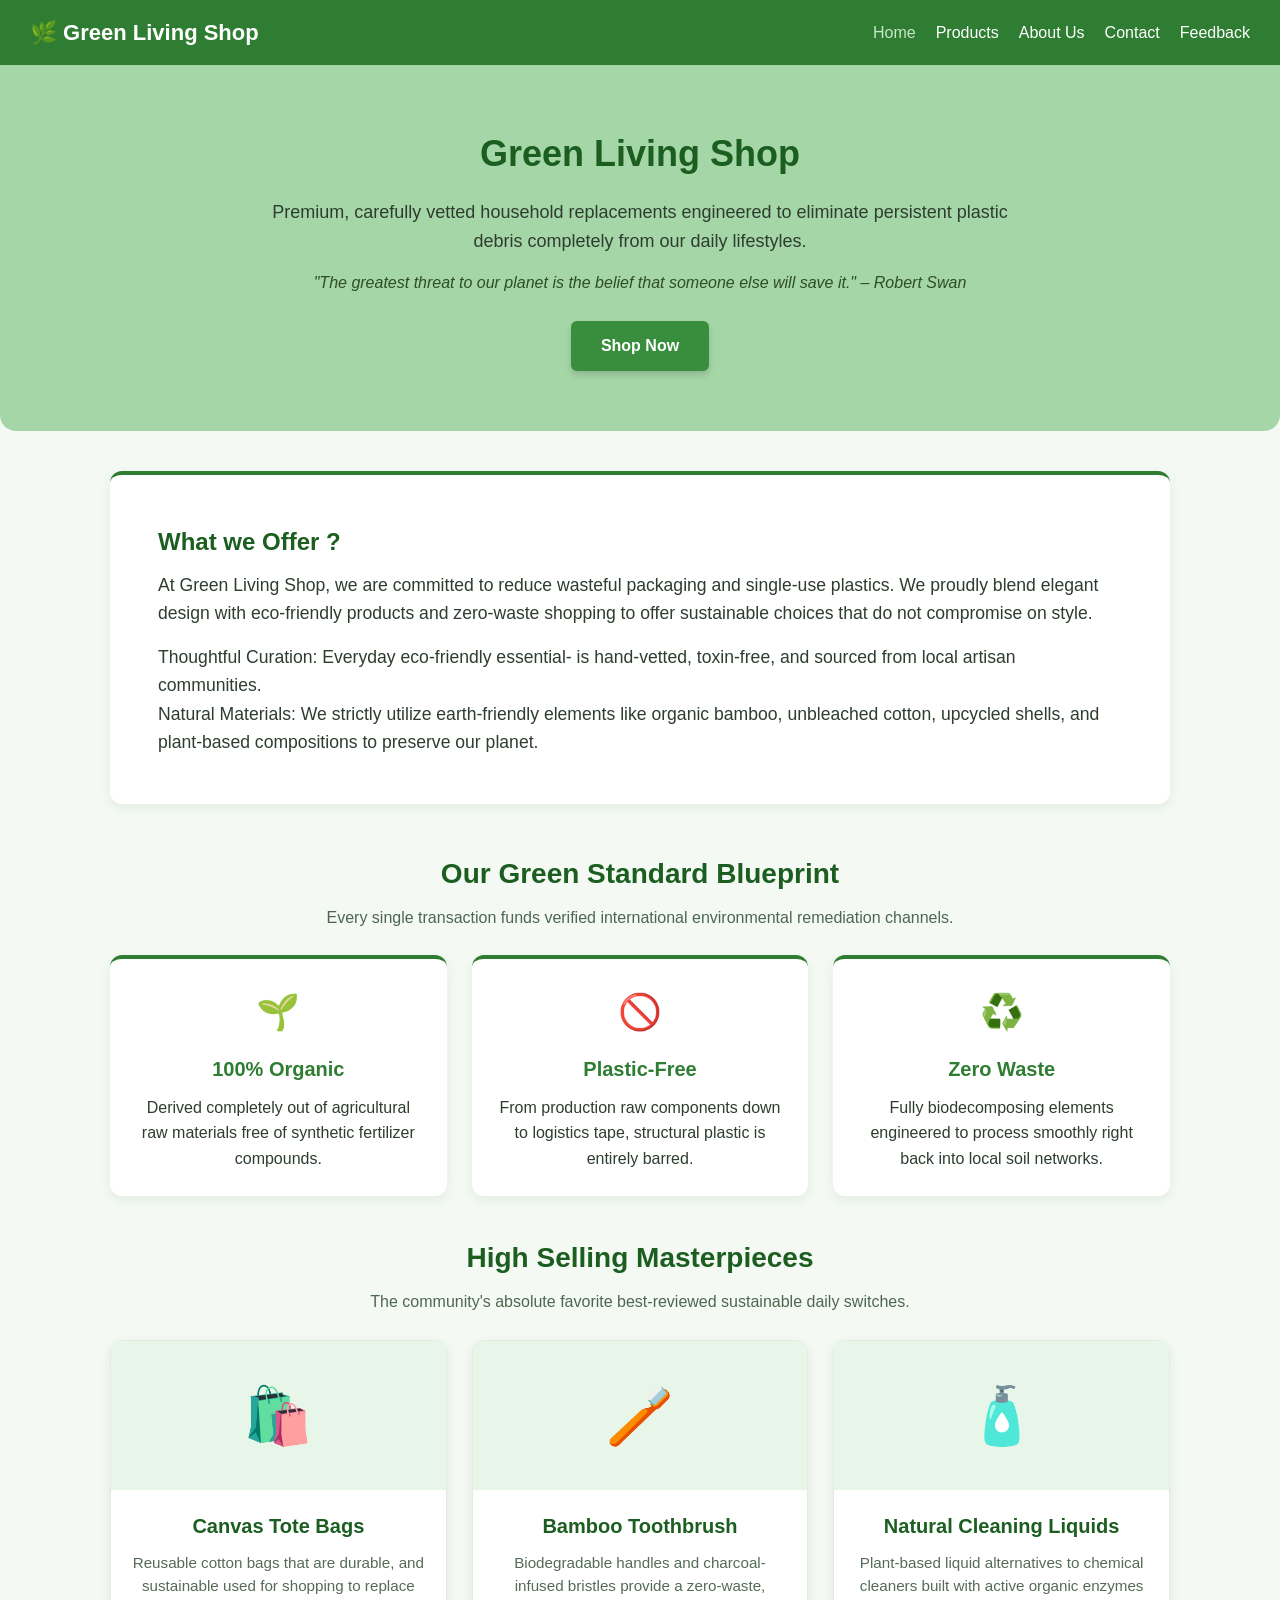
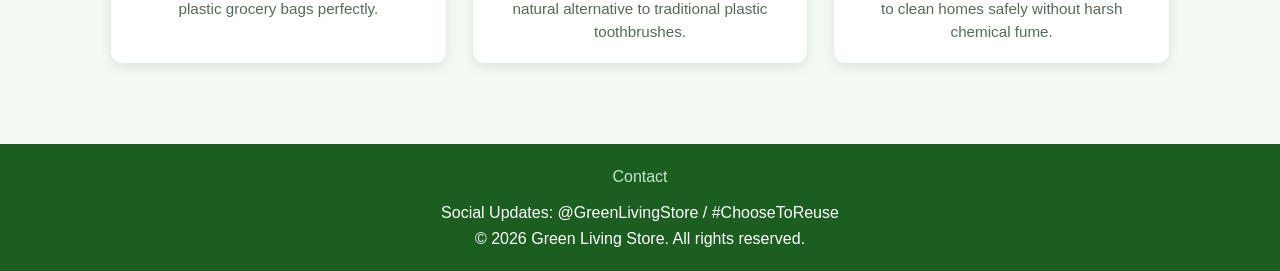
<file: index.html>
﻿<!DOCTYPE html>
<html lang="en">
<head>
    <meta charset="UTF-8">
    <meta name="viewport" content="width=device-width, initial-scale=1.0">
    <title>Home | Green Living Shop</title>
    <link rel="stylesheet" href="styles.css">
</head>
<body>
    <header>
        <div class="logo">🌿 Green Living Shop</div>
        <nav>
            <a href="index.html" class="active">Home</a>
            <a href="products.html">Products</a>
            <a href="about.html">About Us</a>
            <a href="contact.html">Contact</a>
            <a href="feedback.html">Feedback</a>
        </nav>
    </header>
    <section class="hero-banner">
        <h2>Green Living Shop</h2>
        <p class="hero-subtitle">Premium, carefully vetted household replacements engineered to eliminate persistent plastic debris completely from our daily lifestyles.</p>
        <div class="inspiration-quote">"The greatest threat to our planet is the belief that someone else will save it." – Robert Swan</div>
        <a href="products.html" class="action-cta-btn">Shop Now</a>
    </section>
    <main>
        <section class="value-proposition-grid" style="grid-template-columns: 1fr; margin-bottom: 3rem;">
            <div class="value-card" style="text-align: left; padding: 3rem;">
                <h4 style="font-size: 1.5rem; color: var(--primary-dark);">What we Offer ? </h4>
                <p style="font-size: 1.1rem; color: var(--text-main); margin-bottom: 1rem;">At Green Living Shop, we are committed to reduce wasteful packaging and single-use plastics. We proudly blend elegant design with eco-friendly products and zero-waste shopping to offer sustainable choices that do not compromise on style.</p>
                <p style="font-size: 1.1rem; color: var(--text-main);">Thoughtful Curation: Everyday eco-friendly essential- is hand-vetted, toxin-free, and sourced from local artisan communities.</p>
                <p style="font-size: 1.1rem; color: var(--text-main);">Natural Materials: We strictly utilize earth-friendly elements like organic bamboo, unbleached cotton, upcycled shells, and plant-based compositions to preserve our planet.</p>
            </div>
        </section>
        <div class="heading-wrapper">
            <h3>Our Green Standard Blueprint</h3>
            <p>Every single transaction funds verified international environmental remediation channels.</p>
        </div>
        <section class="value-proposition-grid">
            <div class="value-card">
                <div class="auto-icon">🌱 </div>
                 <h4>100% Organic</h4>
                <p>Derived completely out of agricultural raw materials free of synthetic fertilizer compounds.</p>
            </div>
            <div class="value-card">
                <div class="auto-icon">🚫 </div>
                <h4>Plastic-Free</h4>
                <p>From production raw components down to logistics tape, structural plastic is entirely barred.</p>
            </div>
            <div class="value-card">
                <div class="auto-icon">♻️ </div>
                <h4>Zero Waste</h4>
                <p>Fully biodecomposing elements engineered to process smoothly right back into local soil networks.</p>
            </div>
        </section>
        <div class="heading-wrapper">
            <h3>High Selling Masterpieces</h3>
            <p>The community's absolute favorite best-reviewed sustainable daily switches.</p>
        </div>
        <!-- Product Card 1 -->
        <section class="showcase-grid">
            <div class="showcase-card">
                <div class="image-canvas">🛍️</div>
                <div class="content-block">
                    <h4>Canvas Tote Bags</h4>
                    <p class="summary-text">Reusable cotton bags that are durable, and sustainable used for shopping to replace plastic grocery bags perfectly.</p>
                </div>
            </div>

            <!-- Product Card 2 -->
            <div class="showcase-card">
                <div class="image-canvas">🪥</div>
                <div class="content-block">
                    <h4>Bamboo Toothbrush</h4>
                    <p class="summary-text">Biodegradable handles and charcoal-infused bristles provide a zero-waste, natural alternative to traditional plastic toothbrushes.</p>
                </div>
            </div>

            <!-- Product Card 3 -->
            <div class="showcase-card">
                <div class="image-canvas">🧴</div>
                <div class="content-block">
                    <h4>Natural Cleaning Liquids</h4>
                    <p class="summary-text">Plant-based liquid alternatives to chemical cleaners built with active organic enzymes to clean homes safely without harsh chemical fume.</p>
                </div>
            </div>
        </section>
    </main>
    <footer>
        <div class="footer-container">
            <div class="footer-links">
                <a href="contact.html">Contact</a>
            </div>
            <div class="footer-socials">
                <p>Social Updates: @GreenLivingStore / #ChooseToReuse</p>
                <p>&copy; 2026 Green Living Store. All rights reserved.</p>
            </div>
        </div>
    </footer>
</body>
</html>
</file>
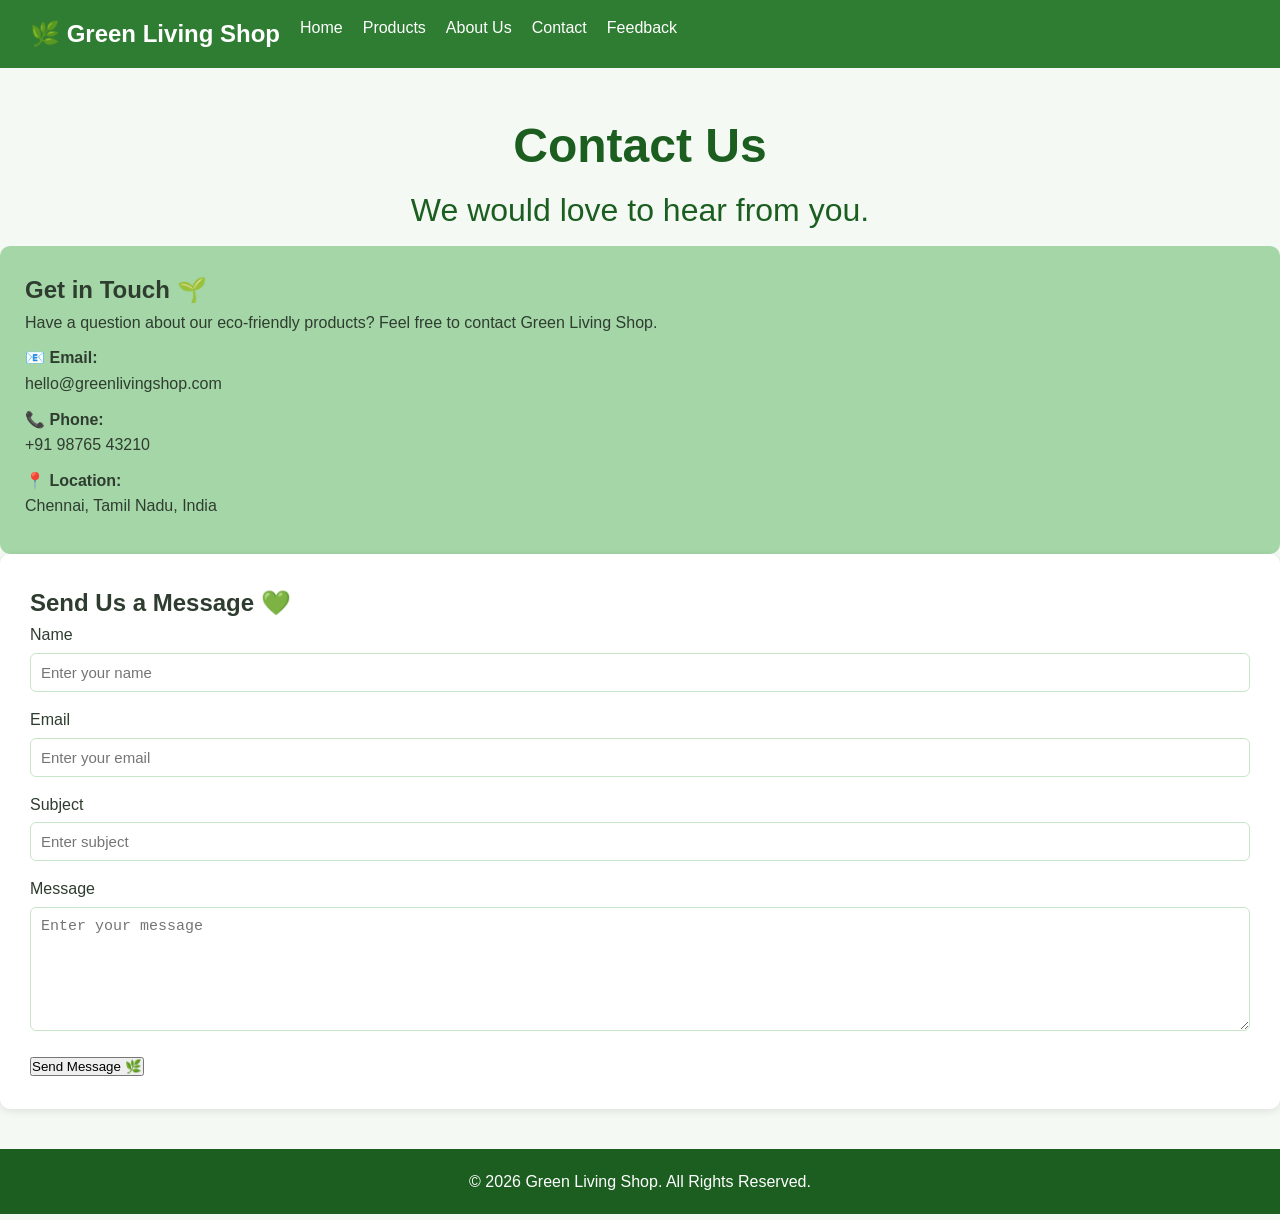
<file: contact.html>
<!DOCTYPE html>
<html lang="en">

<head>
    <meta charset="UTF-8">
    <meta name="viewport" content="width=device-width, initial-scale=1.0">

    <title>Green Living Shop - Contact</title>

    <link rel="stylesheet" href="styles.css">
</head>

<body>

    <!-- Navigation Bar -->
    <header>
        <nav>

            <h1>🌿 Green Living Shop</h1>

            <ul>
                <li><a href="index.html">Home</a></li>
                <li><a href="products.html">Products</a></li>
                <li><a href="about.html">About Us</a></li>
                <li><a href="contact.html">Contact</a></li>
		<li><a href="feedback.html">Feedback</a></li>
            </ul>

        </nav>
    </header>


    <!-- Page Heading -->
    <section class="page-title">

        <h2>Contact Us</h2>

        <p>We would love to hear from you.</p>

    </section>


    <!-- Contact Section -->
    <section class="contact-section">

        <!-- Contact Information -->
        <div class="contact-info">

            <h2>Get in Touch 🌱</h2>

            <p>
                Have a question about our eco-friendly products?
                Feel free to contact Green Living Shop.
            </p>

            <p>
                📧 <strong>Email:</strong><br>
                hello@greenlivingshop.com
            </p>

            <p>
                📞 <strong>Phone:</strong><br>
                +91 98765 43210
            </p>

            <p>
                📍 <strong>Location:</strong><br>
                Chennai, Tamil Nadu, India
            </p>

        </div>


        <!-- Contact Form -->
        <div class="contact-form">

            <h2>Send Us a Message 💚</h2>

            <form>

                <label for="name">Name</label>

                <input
                    type="text"
                    id="name"
                    name="name"
                    placeholder="Enter your name"
                    required
                >


                <label for="email">Email</label>

                <input
                    type="email"
                    id="email"
                    name="email"
                    placeholder="Enter your email"
                    required
                >


                <label for="subject">Subject</label>

                <input
                    type="text"
                    id="subject"
                    name="subject"
                    placeholder="Enter subject"
                    required
                >


                <label for="message">Message</label>

                <textarea
                    id="message"
                    name="message"
                    rows="6"
                    placeholder="Enter your message"
                    required
                ></textarea>


                <button type="submit">
                    Send Message 🌿
                </button>

            </form>

        </div>

    </section>


    <!-- Footer -->
    <footer>

        <p>
            © 2026 Green Living Shop. All Rights Reserved.
        </p>

    </footer>

</body>

</html>
</file>
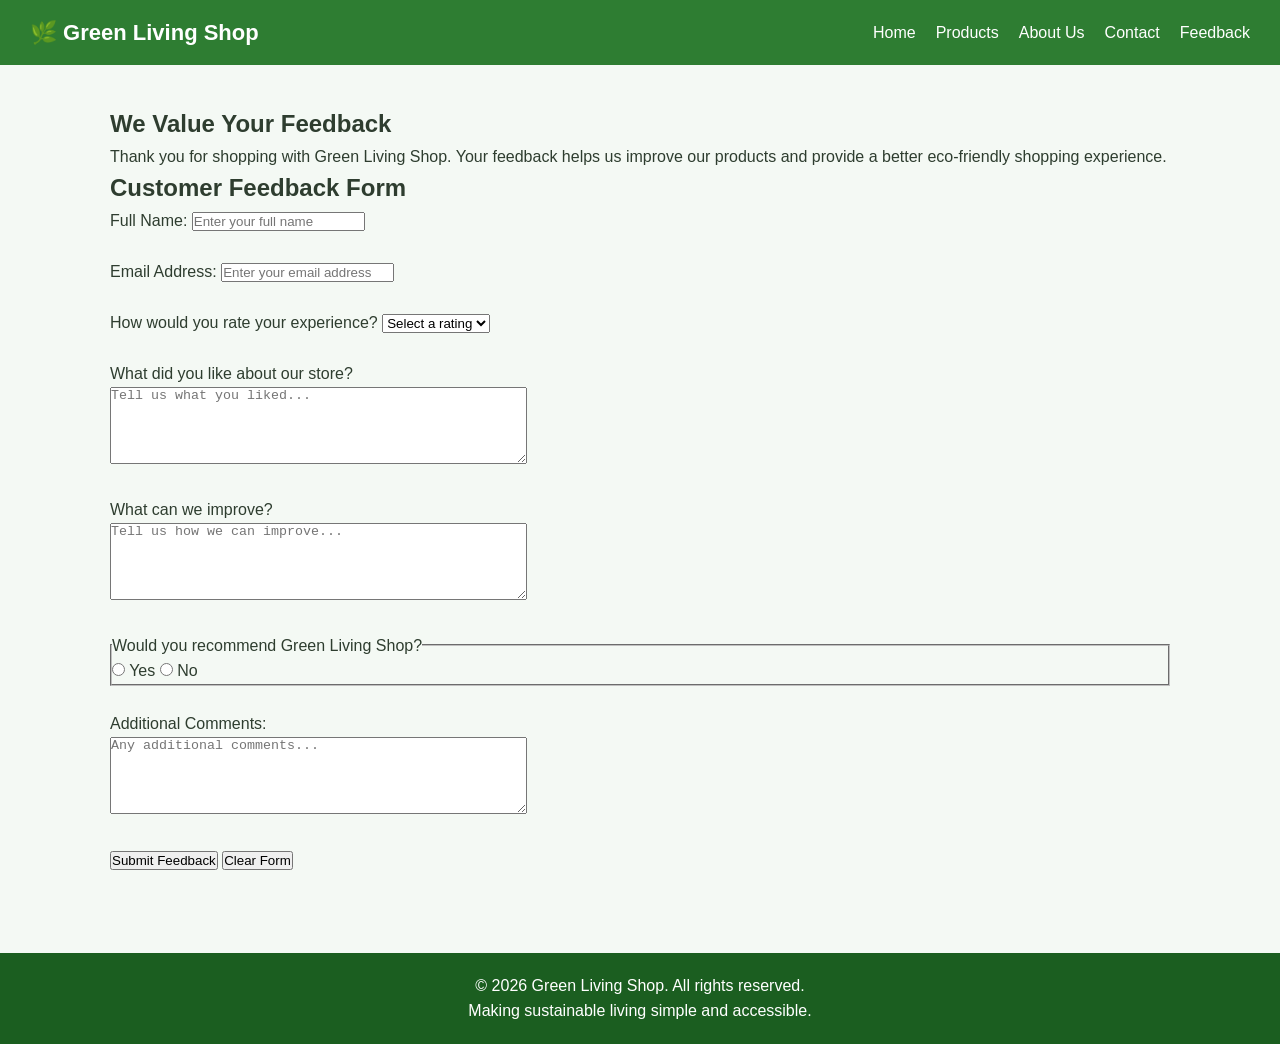
<file: feedback.html>
<!DOCTYPE html>
<html lang="en">

<head>
    <meta charset="UTF-8">
    <meta name="viewport" content="width=device-width, initial-scale=1.0">

    <title>Green Living Shop - Feedback</title>
     <link rel="stylesheet" href="styles.css">
</head>

<body>

    <header>
        <div class="logo">🌿 Green Living Shop</div>
               <nav>
            <a href="index.html">Home</a>
            <a href="products.html">Products</a>
            <a href="about.html">About Us</a>
            <a href="contact.html">Contact</a>
            <a href="feedback.html">Feedback</a>
        </nav>
    </header>


    <main>

        <section>
            <h2>We Value Your Feedback</h2>

            <p>
                Thank you for shopping with Green Living Shop.
                Your feedback helps us improve our products and
                provide a better eco-friendly shopping experience.
            </p>
        </section>


        <section>

            <h2>Customer Feedback Form</h2>

            <form onsubmit="submitFeedback(event)">

                <div>
                    <label for="name">Full Name:</label>

                    <input
                        type="text"
                        id="name"
                        name="name"
                        placeholder="Enter your full name"
                        required
                    >
                </div>

                <br>


                <div>
                    <label for="email">Email Address:</label>

                    <input
                        type="email"
                        id="email"
                        name="email"
                        placeholder="Enter your email address"
                        required
                    >
                </div>

                <br>


                <div>
                    <label for="rating">
                        How would you rate your experience?
                    </label>

                    <select
                        id="rating"
                        name="rating"
                        required
                    >
                        <option value="">Select a rating</option>
                        <option value="5">5 - Excellent</option>
                        <option value="4">4 - Very Good</option>
                        <option value="3">3 - Good</option>
                        <option value="2">2 - Fair</option>
                        <option value="1">1 - Poor</option>
                    </select>
                </div>

                <br>


                <div>
                    <label for="liked">
                        What did you like about our store?
                    </label>

                    <br>

                    <textarea
                        id="liked"
                        name="liked"
                        rows="5"
                        cols="50"
                        placeholder="Tell us what you liked..."
                    ></textarea>
                </div>

                <br>


                <div>
                    <label for="improve">
                        What can we improve?
                    </label>

                    <br>

                    <textarea
                        id="improve"
                        name="improve"
                        rows="5"
                        cols="50"
                        placeholder="Tell us how we can improve..."
                    ></textarea>
                </div>

                <br>


                <fieldset>

                    <legend>
                        Would you recommend Green Living Shop?
                    </legend>

                    <label>
                        <input
                            type="radio"
                            name="recommend"
                            value="yes"
                            required
                        >
                        Yes
                    </label>

                    <label>
                        <input
                            type="radio"
                            name="recommend"
                            value="no"
                        >
                        No
                    </label>

                </fieldset>

                <br>


                <div>
                    <label for="comments">
                        Additional Comments:
                    </label>

                    <br>

                    <textarea
                        id="comments"
                        name="comments"
                        rows="5"
                        cols="50"
                        placeholder="Any additional comments..."
                    ></textarea>
                </div>

                <br>


                <button type="submit">
                    Submit Feedback
                </button>

                <button type="reset">
                    Clear Form
                </button>

            </form>


            <!-- Success Message -->

            <div
                id="successMessage"
                style="
                    display: none;
                    margin-top: 20px;
                    padding: 20px;
                    border: 2px solid green;
                "
            >

                <h2>Thank You!</h2>

                <p>
                    Your feedback has been submitted successfully!
                </p>

                <p>
                    We appreciate your feedback and support
                    for Green Living Shop.
                </p>

            </div>

        </section>

    </main>


    <footer>

        <p>
            &copy; 2026 Green Living Shop.
            All rights reserved.
        </p>

        <p>
            Making sustainable living simple and accessible.
        </p>

    </footer>


    <script>

        function submitFeedback(event) {

            // Stop the form from sending a POST request
            event.preventDefault();

            // Display success message
            document.getElementById("successMessage").style.display = "block";

            // Clear the form
            event.target.reset();

            // Scroll to success message
            document.getElementById("successMessage").scrollIntoView({
                behavior: "smooth"
            });
        }

    </script>

</body>

</html>
</file>
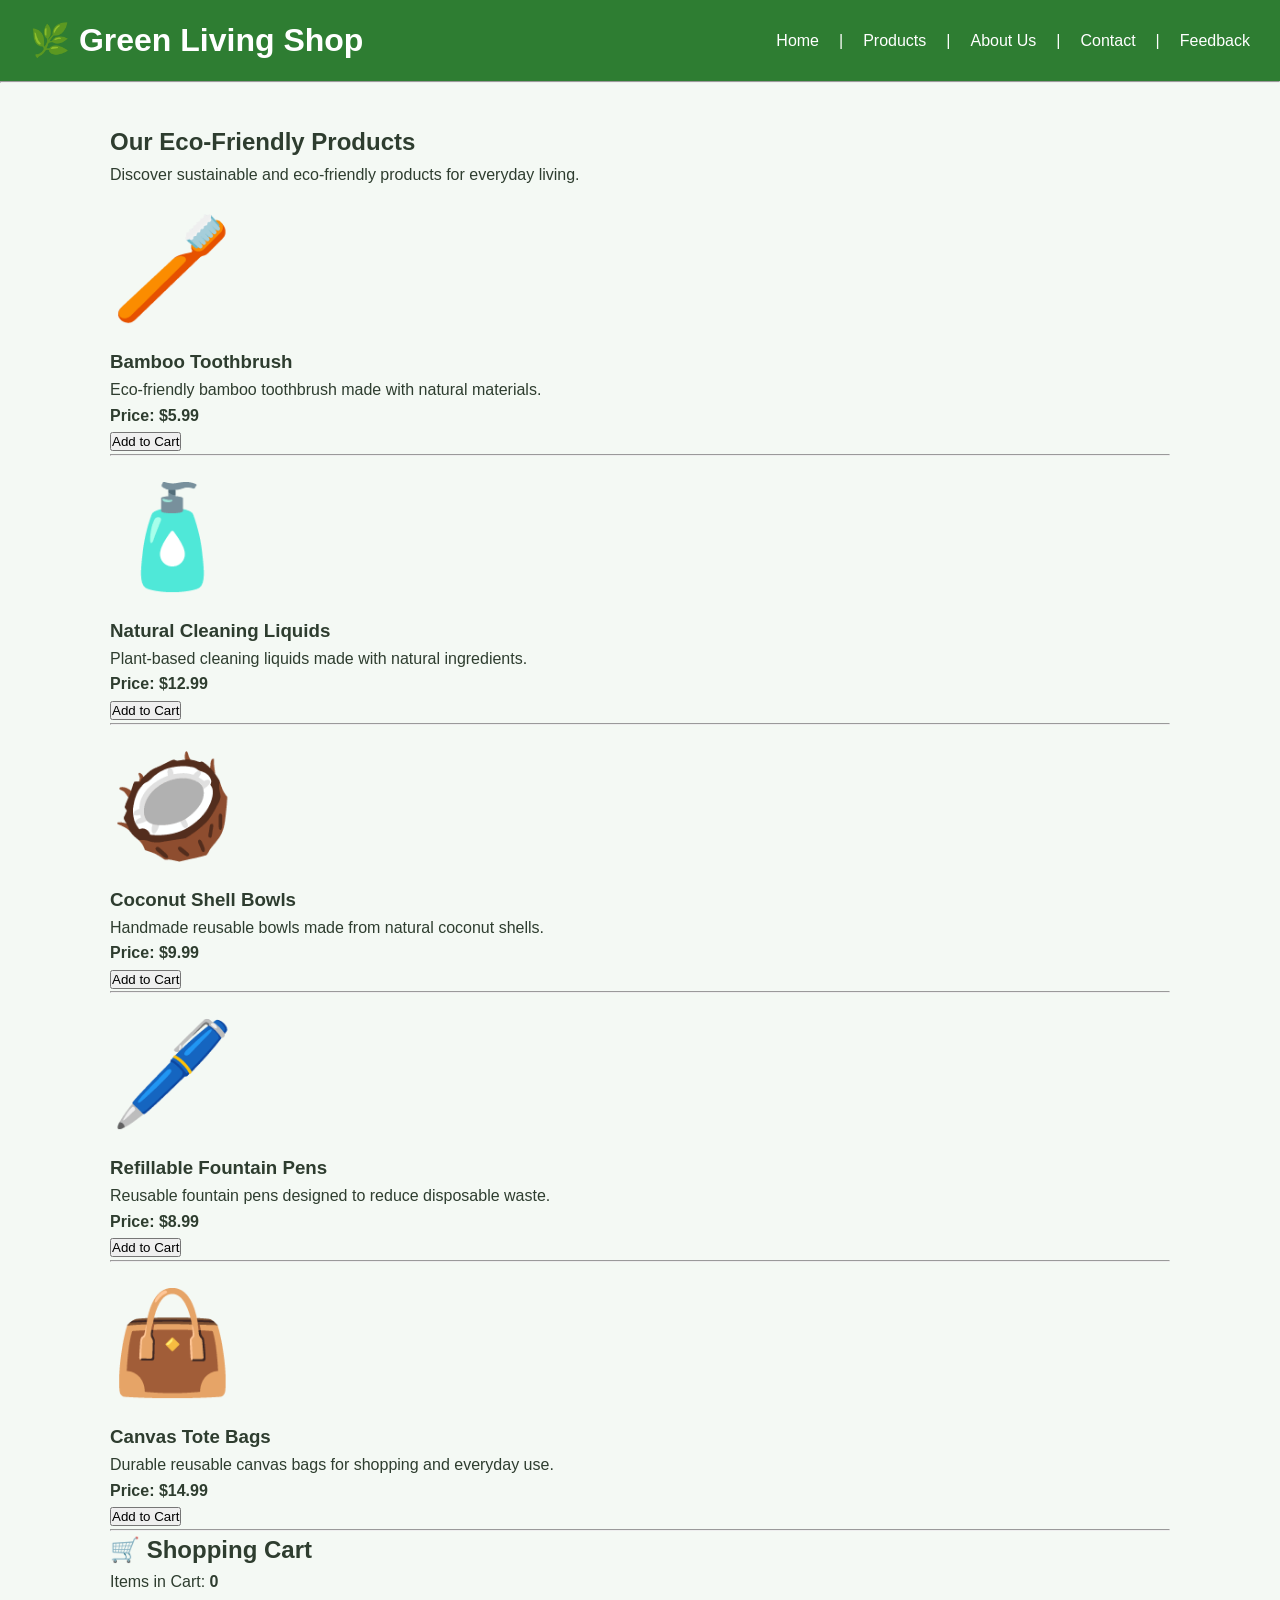
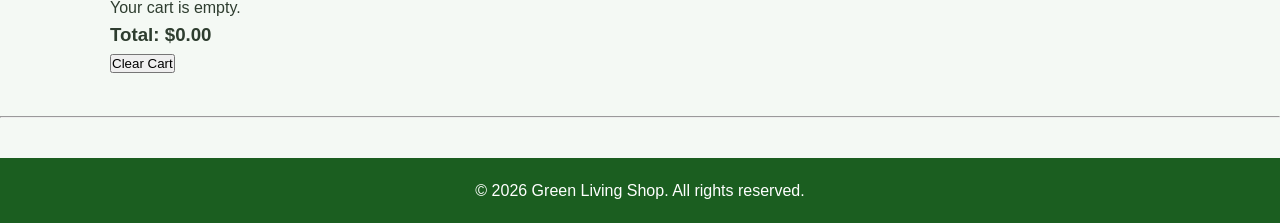
<file: products.html>
<!DOCTYPE html>
<html lang="en">

<head>
    <meta charset="UTF-8">
    <meta name="viewport" content="width=device-width, initial-scale=1.0">

    <title>Products - Green Living Shop</title>
     <link rel="stylesheet" href="styles.css">
</head>

<body>

    <!-- ================= HEADER ================= -->

    <header>

        <h1>🌿 Green Living Shop</h1>

        <nav>
            <a href="index.html">Home</a> |
            <a href="products.html">Products</a> |
            <a href="about.html">About Us</a> |
            <a href="contact.html">Contact</a> |
            <a href="feedback.html">Feedback</a>
        </nav>

    </header>

    <hr>


    <!-- ================= PRODUCT PAGE ================= -->

    <main>

        <h2>Our Eco-Friendly Products</h2>

        <p>
            Discover sustainable and eco-friendly products for everyday living.
        </p>


        <!-- ================= PRODUCT 1 ================= -->

        <section>

            <div style="font-size:100px;">
                🪥
            </div>

            <h3>Bamboo Toothbrush</h3>

            <p>
                Eco-friendly bamboo toothbrush made with natural materials.
            </p>

            <p>
                <strong>Price: $5.99</strong>
            </p>

            <button onclick="addToCart(0)">
                Add to Cart
            </button>

        </section>

        <hr>


        <!-- ================= PRODUCT 2 ================= -->

        <section>

            <div style="font-size:100px;">
                🧴
            </div>

            <h3>Natural Cleaning Liquids</h3>

            <p>
                Plant-based cleaning liquids made with natural ingredients.
            </p>

            <p>
                <strong>Price: $12.99</strong>
            </p>

            <button onclick="addToCart(1)">
                Add to Cart
            </button>

        </section>

        <hr>


        <!-- ================= PRODUCT 3 ================= -->

        <section>

            <div style="font-size:100px;">
                🥥
            </div>

            <h3>Coconut Shell Bowls</h3>

            <p>
                Handmade reusable bowls made from natural coconut shells.
            </p>

            <p>
                <strong>Price: $9.99</strong>
            </p>

            <button onclick="addToCart(2)">
                Add to Cart
            </button>

        </section>

        <hr>


        <!-- ================= PRODUCT 4 ================= -->

        <section>

            <div style="font-size:100px;">
                🖊️
            </div>

            <h3>Refillable Fountain Pens</h3>

            <p>
                Reusable fountain pens designed to reduce disposable waste.
            </p>

            <p>
                <strong>Price: $8.99</strong>
            </p>

            <button onclick="addToCart(3)">
                Add to Cart
            </button>

        </section>

        <hr>


        <!-- ================= PRODUCT 5 ================= -->

        <section>

            <div style="font-size:100px;">
                👜
            </div>

            <h3>Canvas Tote Bags</h3>

            <p>
                Durable reusable canvas bags for shopping and everyday use.
            </p>

            <p>
                <strong>Price: $14.99</strong>
            </p>

            <button onclick="addToCart(4)">
                Add to Cart
            </button>

        </section>

        <hr>


        <!-- ================= SHOPPING CART ================= -->

        <section>

            <h2>🛒 Shopping Cart</h2>

            <p>
                Items in Cart:
                <strong id="cartCount">0</strong>
            </p>

            <div id="cartItems">

                <p>
                    Your cart is empty.
                </p>

            </div>

            <h3>
                Total: $<span id="cartTotal">0.00</span>
            </h3>

            <button onclick="clearCart()">
                Clear Cart
            </button>

        </section>

    </main>


    <hr>


    <!-- ================= FOOTER ================= -->

    <footer>

        <p>
            © 2026 Green Living Shop. All rights reserved.
        </p>

    </footer>


    <!-- ================= JAVASCRIPT ================= -->

    <script>

        /* Product information */

        const products = [

            {
                name: "Bamboo Toothbrush",
                price: 5.99
            },

            {
                name: "Natural Cleaning Liquids",
                price: 12.99
            },

            {
                name: "Coconut Shell Bowls",
                price: 9.99
            },

            {
                name: "Refillable Fountain Pens",
                price: 8.99
            },

            {
                name: "Canvas Tote Bags",
                price: 14.99
            }

        ];


        /* Shopping cart */

        let cart = [];


        /* Add product to cart */

        function addToCart(productIndex) {

            const product = products[productIndex];

            const existingProduct = cart.find(
                item => item.name === product.name
            );


            if (existingProduct) {

                existingProduct.quantity++;

            }

            else {

                cart.push({

                    name: product.name,

                    price: product.price,

                    quantity: 1

                });

            }


            updateCart();


            alert(product.name + " added to cart!");

        }


        /* Increase quantity */

        function increaseQuantity(index) {

            cart[index].quantity++;

            updateCart();

        }


        /* Decrease quantity */

        function decreaseQuantity(index) {

            if (cart[index].quantity > 1) {

                cart[index].quantity--;

            }

            else {

                cart.splice(index, 1);

            }

            updateCart();

        }


        /* Remove product */

        function removeProduct(index) {

            cart.splice(index, 1);

            updateCart();

        }


        /* Clear cart */

        function clearCart() {

            cart = [];

            updateCart();

        }


        /* Update cart */

        function updateCart() {

            const cartItems =
                document.getElementById("cartItems");

            const cartCount =
                document.getElementById("cartCount");

            const cartTotal =
                document.getElementById("cartTotal");


            let total = 0;

            let itemCount = 0;


            /* Empty cart */

            if (cart.length === 0) {

                cartItems.innerHTML =
                    "<p>Your cart is empty.</p>";

            }


            /* Products in cart */

            else {

                cartItems.innerHTML = "";


                cart.forEach(function(item, index) {

                    const productTotal =
                        item.price * item.quantity;


                    total += productTotal;

                    itemCount += item.quantity;


                    const cartProduct =
                        document.createElement("div");


                    cartProduct.innerHTML = `

                        <h3>
                            ${item.name}
                        </h3>

                        <p>
                            Price:
                            $${item.price.toFixed(2)}
                        </p>

                        <p>

                            Quantity:

                            <button
                                onclick="decreaseQuantity(${index})">
                                -
                            </button>

                            ${item.quantity}

                            <button
                                onclick="increaseQuantity(${index})">
                                +
                            </button>

                        </p>

                        <p>

                            Product Total:
                            <strong>
                                $${productTotal.toFixed(2)}
                            </strong>

                        </p>

                        <button
                            onclick="removeProduct(${index})">

                            Remove

                        </button>

                        <hr>

                    `;


                    cartItems.appendChild(cartProduct);

                });

            }


            /* Update count */

            cartCount.textContent = itemCount;


            /* Update total */

            cartTotal.textContent =
                total.toFixed(2);

        }


        /* Start cart */

        updateCart();

    </script>

</body>

</html>
</file>
<file: styles.css>
��/ *   = = = = = = = = = = = = = = = = = = = = = = = = = = = = = = = = = = = = = = = = = = =  
       T h e   G r e e n   L i v i n g   S h o p   -   s t y l e s . c s s  
       C o m b i n e d   s t y l e s h e e t   f o r :  
       H o m e   |   A b o u t   |   P r o d u c t s   |   C o n t a c t   |   F e e d b a c k  
       = = = = = = = = = = = = = = = = = = = = = = = = = = = = = = = = = = = = = = = = = = =   * /  
  
 / *   - - - - - - - - - -   R e s e t   &   V a r i a b l e s   - - - - - - - - - -   * /  
 : r o o t   {  
     - - p r i m a r y - d a r k :   # 1 b 5 e 2 0 ;  
     - - p r i m a r y - m e d i u m :   # 2 e 7 d 3 2 ;  
     - - p r i m a r y - l i g h t :   # a 5 d 6 a 7 ;  
     - - a c c e n t - l i g h t :   # c 8 e 6 c 9 ;  
     - - b g - c o l o r :   # f 4 f 9 f 4 ;  
     - - t e x t - m a i n :   # 2 e 3 d 2 f ;  
     - - c a r d - b g :   # f f f f f f ;  
 }  
  
 *   {  
     m a r g i n :   0 ;  
     p a d d i n g :   0 ;  
     b o x - s i z i n g :   b o r d e r - b o x ;  
 }  
  
 b o d y   {  
     f o n t - f a m i l y :   ' S e g o e   U I ' ,   A r i a l ,   s a n s - s e r i f ;  
     b a c k g r o u n d - c o l o r :   v a r ( - - b g - c o l o r ) ;  
     c o l o r :   v a r ( - - t e x t - m a i n ) ;  
     l i n e - h e i g h t :   1 . 6 ;  
 }  
  
 a   {  
     t e x t - d e c o r a t i o n :   n o n e ;  
     c o l o r :   i n h e r i t ;  
 }  
  
 i m g   {  
     m a x - w i d t h :   1 0 0 % ;  
     d i s p l a y :   b l o c k ;  
 }  
  
 / *   - - - - - - - - - -   H e a d e r   /   N a v b a r   ( a l l   p a g e s )   - - - - - - - - - -   * /  
 h e a d e r   {  
     b a c k g r o u n d - c o l o r :   v a r ( - - p r i m a r y - m e d i u m ) ;  
     c o l o r :   # f f f ;  
     p a d d i n g :   1 5 p x   3 0 p x ;  
     d i s p l a y :   f l e x ;  
     j u s t i f y - c o n t e n t :   s p a c e - b e t w e e n ;  
     a l i g n - i t e m s :   c e n t e r ;  
 }  
  
 h e a d e r   . l o g o   {  
     f o n t - s i z e :   2 2 p x ;  
     f o n t - w e i g h t :   b o l d ;  
 }  
  
 n a v   {  
     d i s p l a y :   f l e x ;  
     g a p :   2 0 p x ;  
 }  
  
 n a v   a ,  
 n a v   u l   l i   a   {  
     c o l o r :   # f f f ;  
     f o n t - w e i g h t :   5 0 0 ;  
     t r a n s i t i o n :   c o l o r   0 . 3 s ;  
 }  
  
 n a v   a : h o v e r ,  
 n a v   a . a c t i v e ,  
 n a v   u l   l i   a : h o v e r   {  
     c o l o r :   v a r ( - - a c c e n t - l i g h t ) ;  
 }  
  
 n a v   u l   {  
     l i s t - s t y l e :   n o n e ;  
     d i s p l a y :   f l e x ;  
     g a p :   2 0 p x ;  
 }  
  
 / *   - - - - - - - - - -   S h a r e d   P a g e   T i t l e   - - - - - - - - - -   * /  
 . p a g e - t i t l e   {  
     t e x t - a l i g n :   c e n t e r ;  
     p a d d i n g :   4 0 p x   2 0 p x   1 0 p x ;  
     c o l o r :   v a r ( - - p r i m a r y - d a r k ) ;  
     f o n t - s i z e :   3 2 p x ;  
 }  
  
 . p a g e - s u b t i t l e   {  
     t e x t - a l i g n :   c e n t e r ;  
     c o l o r :   # 4 e 6 6 5 0 ;  
     m a r g i n - b o t t o m :   3 0 p x ;  
 }  
  
 / *   - - - - - - - - - -   S h a r e d   B u t t o n s   &   C T A s   - - - - - - - - - -   * /  
 . b t n ,  
 . a c t i o n - c t a - b t n   {  
     d i s p l a y :   i n l i n e - b l o c k ;  
     b a c k g r o u n d - c o l o r :   # 3 8 8 e 3 c ;  
     c o l o r :   # f f f   ! i m p o r t a n t ;  
     p a d d i n g :   1 2 p x   3 0 p x ;  
     b o r d e r :   n o n e ;  
     b o r d e r - r a d i u s :   6 p x ;  
     c u r s o r :   p o i n t e r ;  
     f o n t - s i z e :   1 6 p x ;  
     f o n t - w e i g h t :   6 0 0 ;  
     t e x t - a l i g n :   c e n t e r ;  
     b o x - s h a d o w :   0   4 p x   6 p x   r g b a ( 0 ,   0 ,   0 ,   0 . 1 5 ) ;  
     t r a n s i t i o n :   b a c k g r o u n d - c o l o r   0 . 3 s ,   t r a n s f o r m   0 . 2 s ,   b o x - s h a d o w   0 . 2 s ;  
 }  
  
 . b t n : h o v e r ,  
 . a c t i o n - c t a - b t n : h o v e r   {  
     b a c k g r o u n d - c o l o r :   v a r ( - - p r i m a r y - d a r k ) ;  
     t r a n s f o r m :   t r a n s l a t e Y ( - 2 p x ) ;  
     b o x - s h a d o w :   0   6 p x   1 2 p x   r g b a ( 0 ,   0 ,   0 ,   0 . 2 ) ;  
 }  
  
 / *   - - - - - - - - - -   S h a r e d   C o n t a i n e r   - - - - - - - - - -   * /  
 . c o n t a i n e r ,  
 m a i n   {  
     m a x - w i d t h :   1 1 0 0 p x ;  
     m a r g i n :   0   a u t o ;  
     p a d d i n g :   4 0 p x   2 0 p x ;  
 }  
  
 / *   - - - - - - - - - -   S h a r e d   F o o t e r   - - - - - - - - - -   * /  
 f o o t e r   {  
     b a c k g r o u n d - c o l o r :   v a r ( - - p r i m a r y - d a r k ) ;  
     c o l o r :   # f f f ;  
     t e x t - a l i g n :   c e n t e r ;  
     p a d d i n g :   2 0 p x ;  
     m a r g i n - t o p :   4 0 p x ;  
 }  
  
 . f o o t e r - c o n t a i n e r   {  
     d i s p l a y :   f l e x ;  
     f l e x - d i r e c t i o n :   c o l u m n ;  
     g a p :   1 0 p x ;  
 }  
  
 . f o o t e r - l i n k s   a   {  
     c o l o r :   v a r ( - - a c c e n t - l i g h t ) ;  
     f o n t - w e i g h t :   5 0 0 ;  
 }  
  
  
 / *   = = = = = = = = = = = = = = = = = = = = = = = = = = = = = = = = = = = = = = = = = = =  
       H O M E   P A G E  
       = = = = = = = = = = = = = = = = = = = = = = = = = = = = = = = = = = = = = = = = = = =   * /  
  
 / *   H e r o   B a n n e r   * /  
 . h e r o ,  
 . h e r o - b a n n e r   {  
     b a c k g r o u n d - c o l o r :   v a r ( - - p r i m a r y - l i g h t ) ;  
     t e x t - a l i g n :   c e n t e r ;  
     p a d d i n g :   6 0 p x   2 0 p x ;  
     b o r d e r - r a d i u s :   0   0   1 6 p x   1 6 p x ;  
 }  
  
 . h e r o   h 1 ,  
 . h e r o - b a n n e r   h 2   {  
     f o n t - s i z e :   3 6 p x ;  
     c o l o r :   v a r ( - - p r i m a r y - d a r k ) ;  
     m a r g i n - b o t t o m :   1 5 p x ;  
 }  
  
 . h e r o   p ,  
 . h e r o - s u b t i t l e   {  
     f o n t - s i z e :   1 8 p x ;  
     m a x - w i d t h :   7 5 0 p x ;  
     m a r g i n :   0   a u t o   1 5 p x ;  
 }  
  
 . i n s p i r a t i o n - q u o t e   {  
     f o n t - s t y l e :   i t a l i c ;  
     c o l o r :   # 2 e 4 d 2 a ;  
     m a r g i n - b o t t o m :   2 5 p x ;  
 }  
  
 / *   S e c t i o n   H e a d i n g s   * /  
 . h e a d i n g - w r a p p e r   {  
     t e x t - a l i g n :   c e n t e r ;  
     m a r g i n :   4 0 p x   0   2 5 p x ;  
 }  
  
 . h e a d i n g - w r a p p e r   h 3   {  
     c o l o r :   v a r ( - - p r i m a r y - d a r k ) ;  
     f o n t - s i z e :   2 8 p x ;  
     m a r g i n - b o t t o m :   8 p x ;  
 }  
  
 . h e a d i n g - w r a p p e r   p   {  
     c o l o r :   # 4 e 6 6 5 0 ;  
     f o n t - s i z e :   1 6 p x ;  
 }  
  
 / *   H i g h l i g h t e d   S e c t i o n :   O u r   G r e e n   S t a n d a r d   B l u e p r i n t   * /  
 . v a l u e - p r o p o s i t i o n - g r i d   {  
     d i s p l a y :   g r i d ;  
     g r i d - t e m p l a t e - c o l u m n s :   r e p e a t ( a u t o - f i t ,   m i n m a x ( 2 4 0 p x ,   1 f r ) ) ;  
     g a p :   2 5 p x ;  
     m a r g i n - b o t t o m :   4 0 p x ;  
 }  
  
 . v a l u e - c a r d   {  
     b a c k g r o u n d :   # f f f f f f ;  
     b o r d e r - r a d i u s :   1 2 p x ;  
     p a d d i n g :   2 5 p x ;  
     t e x t - a l i g n :   c e n t e r ;  
     b o x - s h a d o w :   0   4 p x   1 2 p x   r g b a ( 2 7 ,   9 4 ,   3 2 ,   0 . 0 8 ) ;  
     b o r d e r - t o p :   4 p x   s o l i d   v a r ( - - p r i m a r y - m e d i u m ) ;  
     t r a n s i t i o n :   t r a n s f o r m   0 . 3 s   e a s e ,   b o x - s h a d o w   0 . 3 s   e a s e ;  
 }  
  
 . v a l u e - c a r d : h o v e r   {  
     t r a n s f o r m :   t r a n s l a t e Y ( - 4 p x ) ;  
     b o x - s h a d o w :   0   8 p x   2 0 p x   r g b a ( 2 7 ,   9 4 ,   3 2 ,   0 . 1 5 ) ;  
 }  
  
 . v a l u e - c a r d   . a u t o - i c o n   {  
     f o n t - s i z e :   2 . 2 r e m ;  
     m a r g i n - b o t t o m :   1 2 p x ;  
 }  
  
 . v a l u e - c a r d   h 3 ,  
 . v a l u e - c a r d   h 4   {  
     c o l o r :   v a r ( - - p r i m a r y - m e d i u m ) ;  
     m a r g i n - b o t t o m :   1 0 p x ;  
     f o n t - s i z e :   2 0 p x ;  
 }  
  
 / *   H i g h l i g h t e d   S e c t i o n :   H i g h   S e l l i n g   M a s t e r p i e c e s   ( C a r d s )   * /  
 . s h o w c a s e - g r i d   {  
     d i s p l a y :   g r i d ;  
     g r i d - t e m p l a t e - c o l u m n s :   r e p e a t ( a u t o - f i t ,   m i n m a x ( 2 6 0 p x ,   1 f r ) ) ;  
     g a p :   2 5 p x ;  
     m a r g i n - t o p :   2 0 p x ;  
 }  
  
 . s h o w c a s e - c a r d   {  
     b a c k g r o u n d :   # f f f f f f ;  
     b o r d e r - r a d i u s :   1 2 p x ;  
     o v e r f l o w :   h i d d e n ;  
     b o x - s h a d o w :   0   4 p x   1 2 p x   r g b a ( 0 ,   0 ,   0 ,   0 . 0 8 ) ;  
     b o r d e r :   1 p x   s o l i d   # e 0 e d e 0 ;  
     t e x t - a l i g n :   c e n t e r ;  
     d i s p l a y :   f l e x ;  
     f l e x - d i r e c t i o n :   c o l u m n ;  
     t r a n s i t i o n :   t r a n s f o r m   0 . 3 s   e a s e ,   b o x - s h a d o w   0 . 3 s   e a s e ;  
 }  
  
 . s h o w c a s e - c a r d : h o v e r   {  
     t r a n s f o r m :   t r a n s l a t e Y ( - 5 p x ) ;  
     b o x - s h a d o w :   0   8 p x   2 2 p x   r g b a ( 0 ,   0 ,   0 ,   0 . 1 2 ) ;  
 }  
  
 . s h o w c a s e - c a r d   . i m a g e - c a n v a s   {  
     b a c k g r o u n d - c o l o r :   # e 8 f 5 e 9 ;  
     f o n t - s i z e :   3 . 5 r e m ;  
     p a d d i n g :   3 0 p x   1 0 p x ;  
     d i s p l a y :   f l e x ;  
     a l i g n - i t e m s :   c e n t e r ;  
     j u s t i f y - c o n t e n t :   c e n t e r ;  
 }  
  
 . s h o w c a s e - c a r d   . c o n t e n t - b l o c k   {  
     p a d d i n g :   2 0 p x ;  
     f l e x - g r o w :   1 ;  
 }  
  
 . s h o w c a s e - c a r d   h 4   {  
     c o l o r :   v a r ( - - p r i m a r y - d a r k ) ;  
     f o n t - s i z e :   1 . 2 5 r e m ;  
     m a r g i n - b o t t o m :   1 0 p x ;  
 }  
  
 . s h o w c a s e - c a r d   . s u m m a r y - t e x t   {  
     c o l o r :   # 5 5 6 b 5 7 ;  
     f o n t - s i z e :   0 . 9 5 r e m ;  
     l i n e - h e i g h t :   1 . 5 ;  
 }  
  
  
 / *   = = = = = = = = = = = = = = = = = = = = = = = = = = = = = = = = = = = = = = = = = = =  
       A B O U T   P A G E  
       = = = = = = = = = = = = = = = = = = = = = = = = = = = = = = = = = = = = = = = = = = =   * /  
  
 . a b o u t - c o n t e n t   {  
     d i s p l a y :   f l e x ;  
     f l e x - w r a p :   w r a p ;  
     g a p :   3 0 p x ;  
     a l i g n - i t e m s :   c e n t e r ;  
 }  
  
 . a b o u t - c o n t e n t   i m g   {  
     f l e x :   1   1   3 0 0 p x ;  
     b o r d e r - r a d i u s :   1 0 p x ;  
 }  
  
 . a b o u t - c o n t e n t   p   {  
     f l e x :   1   1   3 0 0 p x ;  
 }  
  
 . v a l u e s   {  
     d i s p l a y :   g r i d ;  
     g r i d - t e m p l a t e - c o l u m n s :   r e p e a t ( a u t o - f i t ,   m i n m a x ( 2 2 0 p x ,   1 f r ) ) ;  
     g a p :   2 0 p x ;  
     m a r g i n - t o p :   4 0 p x ;  
 }  
  
  
 / *   = = = = = = = = = = = = = = = = = = = = = = = = = = = = = = = = = = = = = = = = = = =  
       P R O D U C T S   P A G E  
       = = = = = = = = = = = = = = = = = = = = = = = = = = = = = = = = = = = = = = = = = = =   * /  
  
 . f i l t e r - b a r   {  
     m a x - w i d t h :   1 1 0 0 p x ;  
     m a r g i n :   0   a u t o ;  
     p a d d i n g :   0   2 0 p x   2 0 p x ;  
     d i s p l a y :   f l e x ;  
     j u s t i f y - c o n t e n t :   c e n t e r ;  
     g a p :   1 5 p x ;  
 }  
  
 . f i l t e r - b a r   s e l e c t ,  
 . f i l t e r - b a r   i n p u t   {  
     p a d d i n g :   8 p x   1 2 p x ;  
     b o r d e r :   1 p x   s o l i d   v a r ( - - a c c e n t - l i g h t ) ;  
     b o r d e r - r a d i u s :   6 p x ;  
 }  
  
 . p r o d u c t s - g r i d   {  
     d i s p l a y :   g r i d ;  
     g r i d - t e m p l a t e - c o l u m n s :   r e p e a t ( a u t o - f i t ,   m i n m a x ( 2 2 0 p x ,   1 f r ) ) ;  
     g a p :   2 5 p x ;  
 }  
  
 . p r o d u c t - c a r d   {  
     b a c k g r o u n d - c o l o r :   # f f f ;  
     b o r d e r - r a d i u s :   1 0 p x ;  
     b o x - s h a d o w :   0   2 p x   8 p x   r g b a ( 0 ,   0 ,   0 ,   0 . 1 ) ;  
     p a d d i n g :   2 0 p x ;  
     t e x t - a l i g n :   c e n t e r ;  
     t r a n s i t i o n :   t r a n s f o r m   0 . 3 s ;  
 }  
  
 . p r o d u c t - c a r d : h o v e r   {  
     t r a n s f o r m :   t r a n s l a t e Y ( - 5 p x ) ;  
 }  
  
 . p r o d u c t - c a r d   i m g   {  
     b o r d e r - r a d i u s :   8 p x ;  
     m a r g i n - b o t t o m :   1 5 p x ;  
 }  
  
 . p r o d u c t - c a r d   h 3   {  
     c o l o r :   v a r ( - - p r i m a r y - m e d i u m ) ;  
     m a r g i n - b o t t o m :   8 p x ;  
 }  
  
 . p r o d u c t - c a r d   . p r i c e   {  
     f o n t - w e i g h t :   b o l d ;  
     c o l o r :   v a r ( - - p r i m a r y - d a r k ) ;  
     m a r g i n - b o t t o m :   1 0 p x ;  
 }  
  
  
 / *   = = = = = = = = = = = = = = = = = = = = = = = = = = = = = = = = = = = = = = = = = = =  
       C O N T A C T   P A G E  
       = = = = = = = = = = = = = = = = = = = = = = = = = = = = = = = = = = = = = = = = = = =   * /  
  
 . c o n t a c t - w r a p p e r   {  
     m a x - w i d t h :   1 0 0 0 p x ;  
     m a r g i n :   0   a u t o ;  
     p a d d i n g :   4 0 p x   2 0 p x ;  
     d i s p l a y :   f l e x ;  
     f l e x - w r a p :   w r a p ;  
     g a p :   3 0 p x ;  
     j u s t i f y - c o n t e n t :   c e n t e r ;  
 }  
  
 . c o n t a c t - i n f o   {  
     f l e x :   1   1   2 8 0 p x ;  
     b a c k g r o u n d :   v a r ( - - p r i m a r y - l i g h t ) ;  
     b o r d e r - r a d i u s :   1 0 p x ;  
     p a d d i n g :   2 5 p x ;  
 }  
  
 . c o n t a c t - i n f o   h 3   {  
     c o l o r :   v a r ( - - p r i m a r y - d a r k ) ;  
     m a r g i n - b o t t o m :   1 5 p x ;  
 }  
  
 . c o n t a c t - i n f o   p   {  
     m a r g i n - b o t t o m :   1 0 p x ;  
 }  
  
 . c o n t a c t - f o r m   {  
     f l e x :   1   1   3 5 0 p x ;  
     b a c k g r o u n d :   # f f f ;  
     p a d d i n g :   3 0 p x ;  
     b o r d e r - r a d i u s :   1 0 p x ;  
     b o x - s h a d o w :   0   2 p x   8 p x   r g b a ( 0 ,   0 ,   0 ,   0 . 1 ) ;  
 }  
  
 . c o n t a c t - f o r m   l a b e l   {  
     f o n t - w e i g h t :   5 0 0 ;  
     d i s p l a y :   b l o c k ;  
     m a r g i n - b o t t o m :   5 p x ;  
 }  
  
 . c o n t a c t - f o r m   i n p u t ,  
 . c o n t a c t - f o r m   t e x t a r e a   {  
     w i d t h :   1 0 0 % ;  
     p a d d i n g :   1 0 p x ;  
     m a r g i n - b o t t o m :   1 5 p x ;  
     b o r d e r :   1 p x   s o l i d   v a r ( - - a c c e n t - l i g h t ) ;  
     b o r d e r - r a d i u s :   6 p x ;  
     f o n t - s i z e :   1 5 p x ;  
 }  
  
 . c o n t a c t - f o r m   t e x t a r e a   {  
     r e s i z e :   v e r t i c a l ;  
     m i n - h e i g h t :   1 0 0 p x ;  
 }  
  
  
 / *   = = = = = = = = = = = = = = = = = = = = = = = = = = = = = = = = = = = = = = = = = = =  
       F E E D B A C K   P A G E  
       = = = = = = = = = = = = = = = = = = = = = = = = = = = = = = = = = = = = = = = = = = =   * /  
  
 . f e e d b a c k - f o r m   {  
     m a x - w i d t h :   5 0 0 p x ;  
     m a r g i n :   0   a u t o ;  
     b a c k g r o u n d :   # f f f ;  
     p a d d i n g :   3 0 p x ;  
     b o r d e r - r a d i u s :   1 0 p x ;  
     b o x - s h a d o w :   0   2 p x   8 p x   r g b a ( 0 ,   0 ,   0 ,   0 . 1 ) ;  
 }  
  
 . f e e d b a c k - f o r m   l a b e l   {  
     f o n t - w e i g h t :   5 0 0 ;  
     d i s p l a y :   b l o c k ;  
     m a r g i n - b o t t o m :   5 p x ;  
 }  
  
 . f e e d b a c k - f o r m   i n p u t ,  
 . f e e d b a c k - f o r m   t e x t a r e a ,  
 . f e e d b a c k - f o r m   s e l e c t   {  
     w i d t h :   1 0 0 % ;  
     p a d d i n g :   1 0 p x ;  
     m a r g i n - b o t t o m :   1 5 p x ;  
     b o r d e r :   1 p x   s o l i d   v a r ( - - a c c e n t - l i g h t ) ;  
     b o r d e r - r a d i u s :   6 p x ;  
     f o n t - s i z e :   1 5 p x ;  
 }  
  
 . f e e d b a c k - f o r m   t e x t a r e a   {  
     r e s i z e :   v e r t i c a l ;  
     m i n - h e i g h t :   1 0 0 p x ;  
 }  
  
 . r a t i n g   {  
     d i s p l a y :   f l e x ;  
     g a p :   8 p x ;  
     m a r g i n - b o t t o m :   2 0 p x ;  
     f o n t - s i z e :   2 6 p x ;  
     c o l o r :   # f f b 3 0 0 ;  
     c u r s o r :   p o i n t e r ;  
 }  
  
 . r a t i n g   s p a n : h o v e r ,  
 . r a t i n g   s p a n . a c t i v e   {  
     c o l o r :   # f f 8 f 0 0 ;  
 }  
  
  
 / *   = = = = = = = = = = = = = = = = = = = = = = = = = = = = = = = = = = = = = = = = = = =  
       R E S P O N S I V E   ( a l l   p a g e s )  
       = = = = = = = = = = = = = = = = = = = = = = = = = = = = = = = = = = = = = = = = = = =   * /  
  
 @ m e d i a   ( m a x - w i d t h :   7 6 8 p x )   {  
     h e a d e r   {  
         f l e x - d i r e c t i o n :   c o l u m n ;  
         g a p :   1 0 p x ;  
     }  
  
     n a v ,  
     n a v   u l   {  
         f l e x - w r a p :   w r a p ;  
         j u s t i f y - c o n t e n t :   c e n t e r ;  
     }  
  
     . h e r o   h 1 ,  
     . h e r o - b a n n e r   h 2   {  
         f o n t - s i z e :   2 8 p x ;  
     }  
  
     . f i l t e r - b a r   {  
         f l e x - d i r e c t i o n :   c o l u m n ;  
         a l i g n - i t e m s :   c e n t e r ;  
     }  
  
     . f e e d b a c k - f o r m   {  
         m a r g i n :   0   1 5 p x ;  
     }  
 } 
</file>
